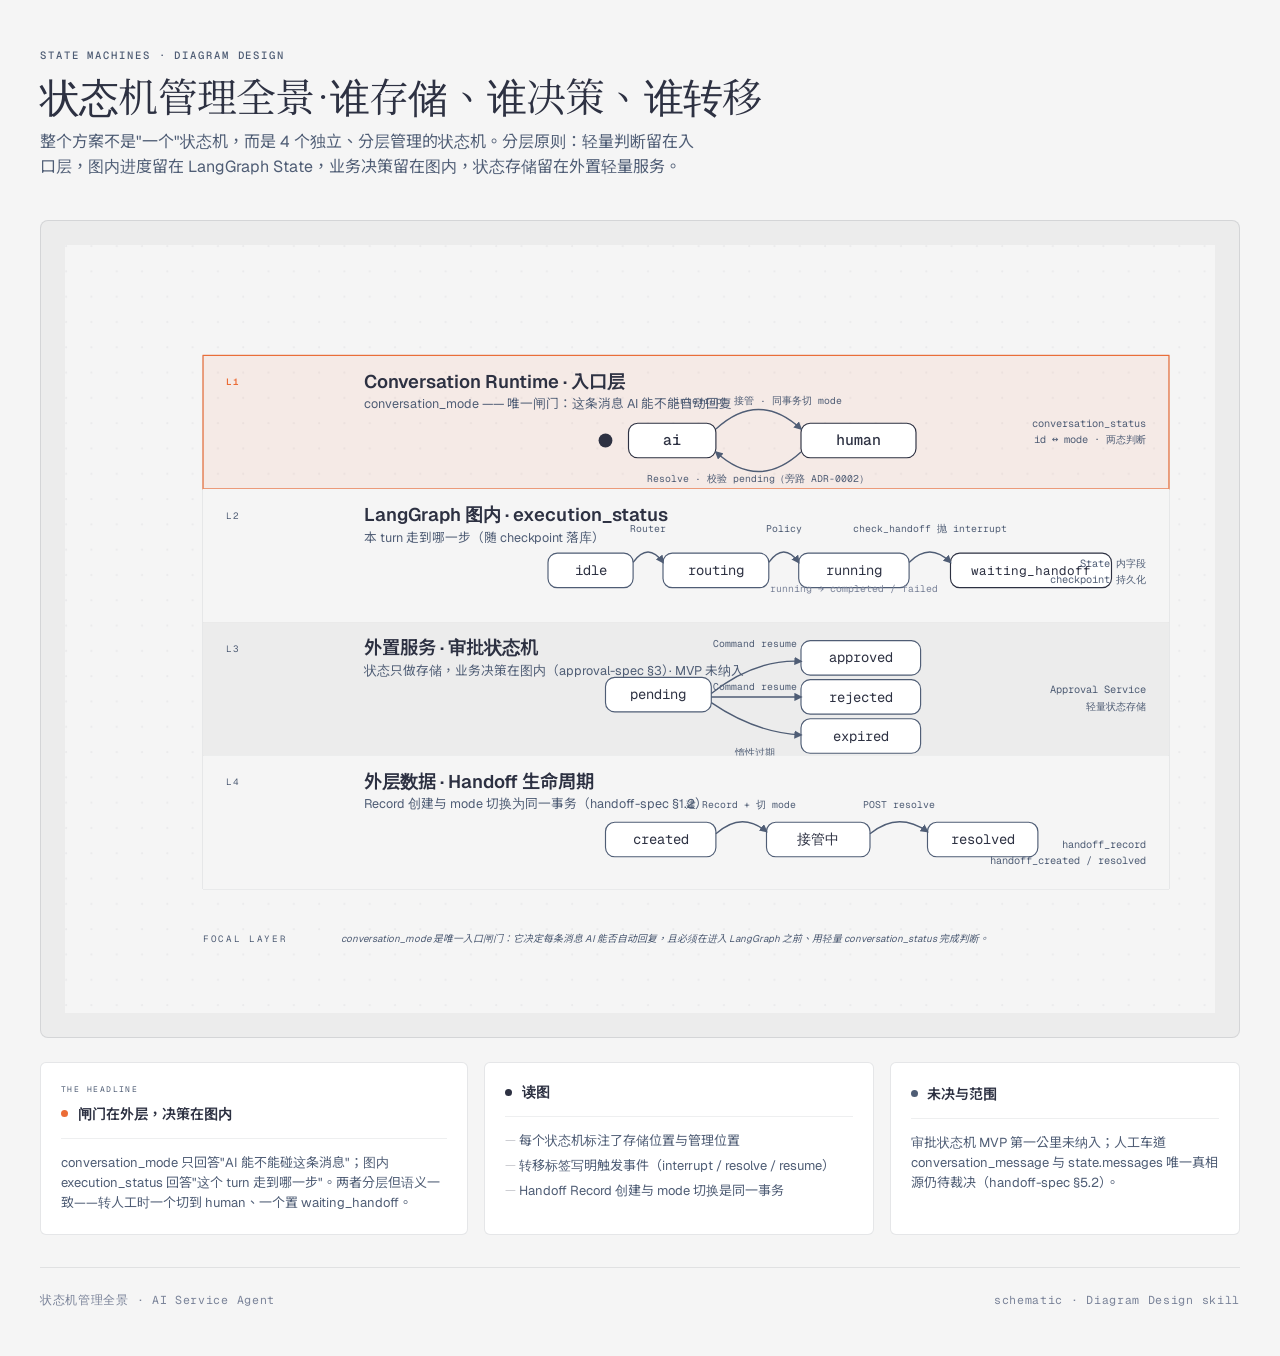
<file: AI Service Agent/docs/diagrams/state-machines.html>
<!DOCTYPE html>
<html lang="zh-CN">
<head>
  <meta charset="UTF-8">
  <meta name="viewport" content="width=device-width, initial-scale=1.0">
  <title>状态机管理全景 · AI Service Agent</title>
  <link href="https://fonts.googleapis.com/css2?family=Instrument+Serif:ital@0;1&family=Geist:wght@400;500;600&family=Geist+Mono:wght@400;500;600&family=Noto+Sans+TC:wght@400;500;600&family=Noto+Serif+TC:wght@400&display=swap" rel="stylesheet">
  <style>
    *, *::before, *::after { box-sizing: border-box; margin: 0; padding: 0; }
    :root { --color-paper:#f5f5f5; --color-paper-2:#ececec; --color-ink:#2d3142; --color-muted:#4f5d75; --color-soft:#7a8399; --color-rule:rgba(45,49,66,0.12); --color-accent:#eb6c36; --color-link:#2e5aa8; --font-sans:'Geist','Noto Sans TC',system-ui,sans-serif; --font-serif:'Instrument Serif','Noto Serif TC',serif; --font-mono:'Geist Mono',ui-monospace,monospace; }
    body { font-family: var(--font-sans); background: var(--color-paper); min-height: 100vh; padding: 3rem 2rem; color: var(--color-ink); }
    .container { max-width: 1200px; margin: 0 auto; }
    .header { margin-bottom: 2.5rem; }
    .header-eyebrow { font-family: var(--font-mono); font-size: 0.66rem; font-weight: 500; letter-spacing: 0.18em; text-transform: uppercase; color: var(--color-muted); margin-bottom: 0.75rem; }
    h1 { font-family: var(--font-serif); font-size: clamp(1.75rem, 3vw + 1rem, 2.5rem); font-weight: 400; letter-spacing: -0.02em; line-height: 1.2; margin-bottom: 0.5rem; }
    .subtitle { font-size: 1rem; line-height: 1.55; color: var(--color-muted); max-width: 60ch; }
    .diagram-container { background: var(--color-paper-2); border-radius: 8px; border: 1px solid var(--color-rule); padding: 1.5rem; overflow-x: auto; }
    svg { width: 100%; min-width: 900px; display: block; }
    .cards { display: grid; grid-template-columns: 1.1fr 1fr 0.9fr; gap: 1rem; margin-top: 1.5rem; }
    @media (max-width: 820px) { .cards { grid-template-columns: 1fr; } }
    .card { background: #fff; border-radius: 6px; border: 1px solid var(--color-rule); padding: 1.25rem; }
    .card .eyebrow { font-family: var(--font-mono); font-size: 0.5rem; letter-spacing: 0.18em; text-transform: uppercase; color: var(--color-muted); margin-bottom: 0.5rem; }
    .card-header { display: flex; align-items: center; gap: 0.6rem; margin-bottom: 0.875rem; padding-bottom: 0.875rem; border-bottom: 1px solid rgba(45,49,66,0.08); }
    .card-dot { width: 7px; height: 7px; border-radius: 50%; }
    .card-dot.ink { background: var(--color-ink); } .card-dot.muted { background: var(--color-muted); } .card-dot.coral { background: var(--color-accent); }
    .card h3 { font-size: 0.875rem; font-weight: 600; }
    .card p, .card ul { color: var(--color-muted); font-size: 0.8125rem; line-height: 1.55; list-style: none; }
    .card li { margin-bottom: 0.3rem; padding-left: 0.875rem; position: relative; }
    .card li::before { content: '—'; position: absolute; left: 0; color: rgba(45,49,66,0.25); font-size: 0.75rem; }
    .footer { margin-top: 2rem; padding-top: 1.5rem; border-top: 1px solid rgba(45,49,66,0.10); font-family: var(--font-mono); font-size: 0.72rem; letter-spacing: 0.06em; color: var(--color-soft); display: flex; justify-content: space-between; flex-wrap: wrap; gap: 0.5rem; }
  </style>
</head>
<body>
  <div class="container">
    <div class="header">
      <p class="header-eyebrow">State machines · Diagram Design</p>
      <h1>状态机管理全景 · 谁存储、谁决策、谁转移</h1>
      <p class="subtitle">整个方案不是"一个"状态机，而是 4 个独立、分层管理的状态机。分层原则：轻量判断留在入口层，图内进度留在 LangGraph State，业务决策留在图内，状态存储留在外置轻量服务。</p>
    </div>

    <div class="diagram-container">
      <svg viewBox="0 0 1000 668" xmlns="http://www.w3.org/2000/svg" role="img" aria-labelledby="state-machines-title state-machines-desc">
        <title id="state-machines-title">状态机管理全景 · 四层四状态机</title>
        <desc id="state-machines-desc">层叠图展示 4 个状态机的管理位置：入口层的 conversation_mode（焦点）、LangGraph 图内的 execution_status、外置服务的审批状态机、外层数据的 Handoff 生命周期，各带状态转移与存储标注。</desc>
        <defs>
          <pattern id="dots" width="22" height="22" patternUnits="userSpaceOnUse">
            <circle cx="1" cy="1" r="0.9" fill="rgba(45,49,66,0.10)"/>
          </pattern>
          <marker id="arrow" viewBox="0 0 10 10" refX="8" refY="5" markerWidth="6" markerHeight="6" orient="auto"><path d="M0,0 L10,5 L0,10 z" fill="#4f5d75"/></marker>
        </defs>

        <rect width="100%" height="100%" fill="#f5f5f5"/>
        <rect width="100%" height="100%" fill="url(#dots)" opacity="0.55"/>

        <!-- Stack container -->
        <line x1="120" y1="96" x2="960" y2="96" stroke="rgba(45,49,66,0.12)" stroke-width="1"/>
        <line x1="120" y1="560" x2="960" y2="560" stroke="rgba(45,49,66,0.12)" stroke-width="1"/>
        <line x1="120" y1="96" x2="120" y2="560" stroke="rgba(45,49,66,0.12)" stroke-width="1"/>
        <line x1="960" y1="96" x2="960" y2="560" stroke="rgba(45,49,66,0.12)" stroke-width="1"/>
        <line x1="120" y1="212" x2="960" y2="212" stroke="rgba(45,49,66,0.12)" stroke-width="1"/>
        <line x1="120" y1="328" x2="960" y2="328" stroke="rgba(45,49,66,0.12)" stroke-width="1"/>
        <line x1="120" y1="444" x2="960" y2="444" stroke="rgba(45,49,66,0.12)" stroke-width="1"/>

        <!-- ===== L1 · Conversation Runtime (FOCAL) ===== -->
        <rect x="120" y="96" width="840" height="116" fill="rgba(235,108,54,0.08)"/>
        <rect x="120" y="96" width="840" height="116" fill="none" stroke="#eb6c36" stroke-width="1"/>
        <text x="140" y="122" fill="#eb6c36" font-size="8" font-family="'Geist Mono',monospace" letter-spacing="0.14em" font-weight="600">L1</text>
        <text x="260" y="124" fill="#2d3142" font-size="16" font-weight="600" font-family="'Geist','Noto Sans TC',sans-serif">Conversation Runtime · 入口层</text>
        <text x="260" y="142" fill="#4f5d75" font-size="11" font-family="'Geist','Noto Sans TC',sans-serif">conversation_mode —— 唯一闸门：这条消息 AI 能不能自动回复</text>

        <circle cx="470" cy="170" r="6" fill="#2d3142"/>
        <rect x="490" y="155" width="76" height="30" rx="8" fill="#ffffff" stroke="#2d3142" stroke-width="1"/>
        <text x="528" y="174" fill="#2d3142" font-size="13" font-weight="500" font-family="'Geist Mono',monospace" text-anchor="middle">ai</text>
        <rect x="640" y="155" width="100" height="30" rx="8" fill="#ffffff" stroke="#2d3142" stroke-width="1"/>
        <text x="690" y="174" fill="#2d3142" font-size="13" font-weight="500" font-family="'Geist Mono',monospace" text-anchor="middle">human</text>

        <path d="M566,160 Q603,126 640,160" fill="none" stroke="#4f5d75" stroke-width="1.2" marker-end="url(#arrow)"/>
        <text x="603" y="138" fill="#4f5d75" font-size="8.5" font-family="'Geist Mono',monospace" text-anchor="middle">interrupt 接管 · 同事务切 mode</text>
        <path d="M640,180 Q603,214 566,180" fill="none" stroke="#4f5d75" stroke-width="1.2" marker-end="url(#arrow)"/>
        <text x="603" y="206" fill="#4f5d75" font-size="8.5" font-family="'Geist Mono',monospace" text-anchor="middle">Resolve · 校验 pending（旁路 ADR-0002）</text>

        <text x="940" y="158" fill="#4f5d75" font-size="9" font-family="'Geist Mono',monospace" text-anchor="end">conversation_status</text>
        <text x="940" y="172" fill="#4f5d75" font-size="9" font-family="'Geist Mono',monospace" text-anchor="end">id ↔ mode · 两态判断</text>
        <!-- ===== L2 · LangGraph 图内 ===== -->
        <rect x="120" y="212" width="840" height="116" fill="#f5f5f5"/>
        <text x="140" y="238" fill="#4f5d75" font-size="8" font-family="'Geist Mono',monospace" letter-spacing="0.14em">L2</text>
        <text x="260" y="240" fill="#2d3142" font-size="16" font-weight="600" font-family="'Geist','Noto Sans TC',sans-serif">LangGraph 图内 · execution_status</text>
        <text x="260" y="258" fill="#4f5d75" font-size="11" font-family="'Geist','Noto Sans TC',sans-serif">本 turn 走到哪一步（随 checkpoint 落库）</text>

        <rect x="420" y="268" width="74" height="30" rx="8" fill="#ffffff" stroke="#4f5d75" stroke-width="1"/>
        <text x="457" y="287" fill="#2d3142" font-size="12" font-family="'Geist Mono',monospace" text-anchor="middle">idle</text>
        <rect x="520" y="268" width="92" height="30" rx="8" fill="#ffffff" stroke="#4f5d75" stroke-width="1"/>
        <text x="566" y="287" fill="#2d3142" font-size="12" font-family="'Geist Mono',monospace" text-anchor="middle">routing</text>
        <rect x="638" y="268" width="96" height="30" rx="8" fill="#ffffff" stroke="#4f5d75" stroke-width="1"/>
        <text x="686" y="287" fill="#2d3142" font-size="12" font-family="'Geist Mono',monospace" text-anchor="middle">running</text>
        <rect x="770" y="268" width="140" height="30" rx="8" fill="#ffffff" stroke="#2d3142" stroke-width="1"/>
        <text x="840" y="287" fill="#2d3142" font-size="11" font-family="'Geist Mono',monospace" text-anchor="middle">waiting_handoff</text>

        <path d="M494,276 Q507,258 520,276" fill="none" stroke="#4f5d75" stroke-width="1.2" marker-end="url(#arrow)"/>
        <text x="507" y="250" fill="#4f5d75" font-size="8.5" font-family="'Geist Mono',monospace" text-anchor="middle">Router</text>
        <path d="M612,276 Q625,258 638,276" fill="none" stroke="#4f5d75" stroke-width="1.2" marker-end="url(#arrow)"/>
        <text x="625" y="250" fill="#4f5d75" font-size="8.5" font-family="'Geist Mono',monospace" text-anchor="middle">Policy</text>
        <path d="M734,276 Q752,258 770,276" fill="none" stroke="#4f5d75" stroke-width="1.2" marker-end="url(#arrow)"/>
        <text x="752" y="250" fill="#4f5d75" font-size="8.5" font-family="'Geist Mono',monospace" text-anchor="middle">check_handoff 抛 interrupt</text>
        <text x="686" y="302" fill="#7a8399" font-size="8.5" font-family="'Geist Mono',monospace" text-anchor="middle">running → completed / failed</text>

        <text x="940" y="280" fill="#4f5d75" font-size="9" font-family="'Geist Mono',monospace" text-anchor="end">State 内字段</text>
        <text x="940" y="294" fill="#4f5d75" font-size="9" font-family="'Geist Mono',monospace" text-anchor="end">checkpoint 持久化</text>

        <!-- ===== L3 · 外置服务 审批 ===== -->
        <rect x="120" y="328" width="840" height="116" fill="#ececec"/>
        <text x="140" y="354" fill="#4f5d75" font-size="8" font-family="'Geist Mono',monospace" letter-spacing="0.14em">L3</text>
        <text x="260" y="356" fill="#2d3142" font-size="16" font-weight="600" font-family="'Geist','Noto Sans TC',sans-serif">外置服务 · 审批状态机</text>
        <text x="260" y="374" fill="#4f5d75" font-size="11" font-family="'Geist','Noto Sans TC',sans-serif">状态只做存储，业务决策在图内（approval-spec §3）· MVP 未纳入</text>

        <rect x="470" y="376" width="92" height="30" rx="8" fill="#ffffff" stroke="#4f5d75" stroke-width="1"/>
        <text x="516" y="395" fill="#2d3142" font-size="12" font-family="'Geist Mono',monospace" text-anchor="middle">pending</text>
        <rect x="640" y="344" width="104" height="30" rx="8" fill="#ffffff" stroke="#4f5d75" stroke-width="1"/>
        <text x="692" y="363" fill="#2d3142" font-size="12" font-family="'Geist Mono',monospace" text-anchor="middle">approved</text>
        <rect x="640" y="378" width="104" height="30" rx="8" fill="#ffffff" stroke="#4f5d75" stroke-width="1"/>
        <text x="692" y="397" fill="#2d3142" font-size="12" font-family="'Geist Mono',monospace" text-anchor="middle">rejected</text>
        <rect x="640" y="412" width="104" height="30" rx="8" fill="#ffffff" stroke="#4f5d75" stroke-width="1"/>
        <text x="692" y="431" fill="#2d3142" font-size="12" font-family="'Geist Mono',monospace" text-anchor="middle">expired</text>

        <path d="M562,390 Q600,360 640,362" fill="none" stroke="#4f5d75" stroke-width="1.2" marker-end="url(#arrow)"/>
        <text x="600" y="350" fill="#4f5d75" font-size="8.5" font-family="'Geist Mono',monospace" text-anchor="middle">Command resume</text>
        <path d="M562,393 L640,393" fill="none" stroke="#4f5d75" stroke-width="1.2" marker-end="url(#arrow)"/>
        <text x="600" y="387" fill="#4f5d75" font-size="8.5" font-family="'Geist Mono',monospace" text-anchor="middle">Command resume</text>
        <path d="M562,398 Q600,424 640,426" fill="none" stroke="#4f5d75" stroke-width="1.2" marker-end="url(#arrow)"/>
        <text x="600" y="444" fill="#4f5d75" font-size="8.5" font-family="'Geist Mono',monospace" text-anchor="middle">惰性过期</text>

        <text x="940" y="390" fill="#4f5d75" font-size="9" font-family="'Geist Mono',monospace" text-anchor="end">Approval Service</text>
        <text x="940" y="404" fill="#4f5d75" font-size="9" font-family="'Geist Mono',monospace" text-anchor="end">轻量状态存储</text>

        <!-- ===== L4 · 外层数据 Handoff 生命周期 ===== -->
        <rect x="120" y="444" width="840" height="116" fill="#f5f5f5"/>
        <text x="140" y="470" fill="#4f5d75" font-size="8" font-family="'Geist Mono',monospace" letter-spacing="0.14em">L4</text>
        <text x="260" y="472" fill="#2d3142" font-size="16" font-weight="600" font-family="'Geist','Noto Sans TC',sans-serif">外层数据 · Handoff 生命周期</text>
        <text x="260" y="490" fill="#4f5d75" font-size="11" font-family="'Geist','Noto Sans TC',sans-serif">Record 创建与 mode 切换为同一事务（handoff-spec §1.2）</text>

        <rect x="470" y="502" width="96" height="30" rx="8" fill="#ffffff" stroke="#4f5d75" stroke-width="1"/>
        <text x="518" y="521" fill="#2d3142" font-size="12" font-family="'Geist Mono',monospace" text-anchor="middle">created</text>
        <rect x="610" y="502" width="90" height="30" rx="8" fill="#ffffff" stroke="#4f5d75" stroke-width="1"/>
        <text x="655" y="521" fill="#2d3142" font-size="12" font-family="'Geist Mono',monospace" text-anchor="middle">接管中</text>
        <rect x="750" y="502" width="96" height="30" rx="8" fill="#ffffff" stroke="#4f5d75" stroke-width="1"/>
        <text x="798" y="521" fill="#2d3142" font-size="12" font-family="'Geist Mono',monospace" text-anchor="middle">resolved</text>

        <path d="M566,512 Q588,492 610,510" fill="none" stroke="#4f5d75" stroke-width="1.2" marker-end="url(#arrow)"/>
        <text x="588" y="490" fill="#4f5d75" font-size="8.5" font-family="'Geist Mono',monospace" text-anchor="middle">建 Record + 切 mode</text>
        <path d="M700,512 Q724,492 750,510" fill="none" stroke="#4f5d75" stroke-width="1.2" marker-end="url(#arrow)"/>
        <text x="725" y="490" fill="#4f5d75" font-size="8.5" font-family="'Geist Mono',monospace" text-anchor="middle">POST resolve</text>

        <text x="940" y="524" fill="#4f5d75" font-size="9" font-family="'Geist Mono',monospace" text-anchor="end">handoff_record</text>
        <text x="940" y="538" fill="#4f5d75" font-size="9" font-family="'Geist Mono',monospace" text-anchor="end">handoff_created / resolved</text>

        <!-- Caption -->
        <text x="120" y="606" fill="#4f5d75" font-size="8" font-family="'Geist Mono',monospace" letter-spacing="0.18em">FOCAL LAYER</text>
        <text x="240" y="606" fill="#4f5d75" font-size="8.5" font-family="'Geist','Noto Sans TC',sans-serif" font-style="italic">conversation_mode 是唯一入口闸门：它决定每条消息 AI 能否自动回复，且必须在进入 LangGraph 之前、用轻量 conversation_status 完成判断。</text>
      </svg>
    </div>

    <div class="cards">
      <div class="card">
        <p class="eyebrow">THE HEADLINE</p>
        <div class="card-header"><span class="card-dot coral"></span><h3>闸门在外层，决策在图内</h3></div>
        <p>conversation_mode 只回答"AI 能不能碰这条消息"；图内 execution_status 回答"这个 turn 走到哪一步"。两者分层但语义一致——转人工时一个切到 human、一个置 waiting_handoff。</p>
      </div>
      <div class="card">
        <div class="card-header"><span class="card-dot ink"></span><h3>读图</h3></div>
        <ul>
          <li>每个状态机标注了存储位置与管理位置</li>
          <li>转移标签写明触发事件（interrupt / resolve / resume）</li>
          <li>Handoff Record 创建与 mode 切换是同一事务</li>
        </ul>
      </div>
      <div class="card">
        <div class="card-header"><span class="card-dot muted"></span><h3>未决与范围</h3></div>
        <p>审批状态机 MVP 第一公里未纳入；人工车道 conversation_message 与 state.messages 唯一真相源仍待裁决（handoff-spec §5.2）。</p>
      </div>
    </div>

    <div class="footer">
      <span>状态机管理全景 · AI Service Agent</span>
      <span>schematic · Diagram Design skill</span>
    </div>
  </div>
</body>
</html>
</file>
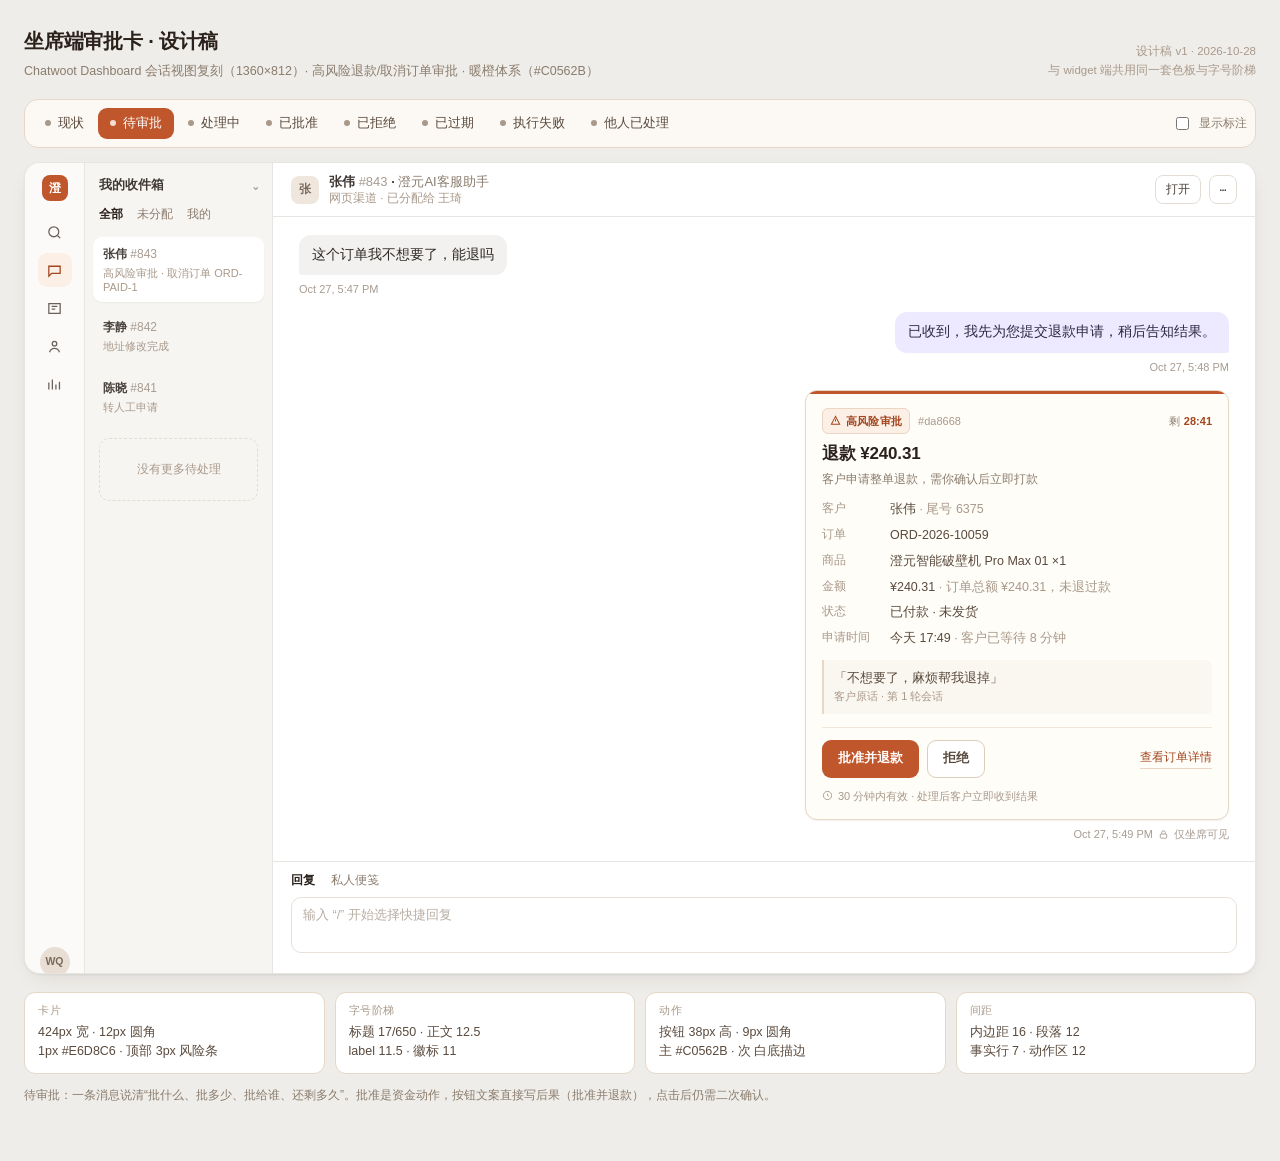
<file: AI Service Agent/docs/ops/chatwoot/approval-card-mockup.html>
<!DOCTYPE html>
<html lang="zh-CN">
<head>
<meta charset="utf-8">
<meta name="viewport" content="width=device-width, initial-scale=1">
<title>坐席端审批卡 · 设计稿</title>
<style>
  :root {
    --accent: #C0562B;
    --accent-strong: #A2461F;
    --accent-soft: #FBEFE6;
    --accent-line: #EBD5C3;

    --ink: #2A211B;
    --ink-2: #5A4A3D;
    --ink-3: #8A7C6D;
    --ink-4: #A9998A;

    --surface: #FFFDF8;
    --surface-2: #FAF6F0;
    --line: #E6D8C6;
    --line-soft: #F0E6DA;

    --ok: #2F7A57;
    --ok-soft: #EAF3EE;
    --danger: #B23A2E;
    --danger-soft: #FBEDEA;

    --page: #EFEDE9;
    --chrome: #FFFFFF;
    --chrome-line: #E7E5E2;
    --rail: #FBFAF9;
    --side: #F7F5F2;
    --bubble-user: #F2F1EF;
    --bubble-bot: #EDE9FE;
    --bubble-note: #FFE4B5;
    --bubble-note-ink: #4A3A20;

    --r-card: 12px;
    --shadow: 0 1px 2px rgba(42, 33, 27, .06), 0 8px 24px -12px rgba(42, 33, 27, .18);
  }

  * { box-sizing: border-box; }

  html, body {
    margin: 0;
    padding: 0;
    background: var(--page);
    color: var(--ink);
    font-family: -apple-system, BlinkMacSystemFont, "Segoe UI", "PingFang SC",
                 "Hiragino Sans GB", "Microsoft YaHei", "Noto Sans SC", sans-serif;
    -webkit-font-smoothing: antialiased;
    text-rendering: optimizeLegibility;
  }

  .page { max-width: 1400px; margin: 0 auto; padding: 28px 24px 56px; }

  /* ── 页头 ───────────────────────────────────────────── */
  .doc-head { display: flex; align-items: flex-end; justify-content: space-between; gap: 24px; margin-bottom: 18px; }
  .doc-title { margin: 0; font-size: 20px; font-weight: 650; letter-spacing: -.01em; }
  .doc-sub { margin: 6px 0 0; font-size: 12.5px; color: var(--ink-3); line-height: 1.6; }
  .doc-meta { font-size: 11.5px; color: var(--ink-4); text-align: right; line-height: 1.7; white-space: nowrap; }

  /* ── 状态切换 ───────────────────────────────────────── */
  .toolbar {
    display: flex; align-items: center; gap: 8px; flex-wrap: wrap;
    padding: 8px; margin-bottom: 14px;
    background: rgba(255, 253, 248, .8);
    border: 1px solid var(--line);
    border-radius: 14px;
  }
  .seg { display: flex; gap: 2px; flex-wrap: wrap; }
  .seg button {
    appearance: none; border: 0; background: transparent;
    font: inherit; font-size: 12.5px; font-weight: 550; color: var(--ink-2);
    padding: 7px 12px; border-radius: 9px; cursor: pointer;
    transition: background .16s ease, color .16s ease;
  }
  .seg button:hover { background: var(--surface-2); }
  .seg button[aria-pressed="true"] { background: var(--accent); color: #fff; }
  .seg button[aria-pressed="true"] .dot { background: rgba(255, 255, 255, .8); }
  .dot { width: 6px; height: 6px; border-radius: 50%; background: var(--ink-4); display: inline-block; margin-right: 7px; vertical-align: 1px; }
  .toolbar .spacer { flex: 1; }
  .toggle { display: inline-flex; align-items: center; gap: 7px; font-size: 12px; color: var(--ink-3); cursor: pointer; user-select: none; }
  .toggle input { accent-color: var(--accent); }

  /* ── 应用外框 ───────────────────────────────────────── */
  .frame {
    width: 1360px; max-width: 100%; height: 812px;
    display: grid; grid-template-columns: 60px 188px 1fr;
    background: var(--chrome); border: 1px solid var(--chrome-line);
    border-radius: 16px; overflow: hidden; box-shadow: var(--shadow);
    position: relative;
  }
  .rail { background: var(--rail); border-right: 1px solid var(--chrome-line); display: flex; flex-direction: column; align-items: center; padding: 12px 0; gap: 4px; }
  .rail .logo { width: 26px; height: 26px; border-radius: 8px; background: var(--accent); color: #fff; font-size: 12px; font-weight: 700; display: grid; place-items: center; margin-bottom: 10px; }
  .rail .ico { width: 34px; height: 34px; border-radius: 9px; display: grid; place-items: center; color: #6B625B; }
  .rail .ico svg { width: 17px; height: 17px; }
  .rail .ico.on { background: var(--accent-soft); color: var(--accent-strong); }
  .rail .foot { margin-top: auto; width: 30px; height: 30px; border-radius: 50%; background: #E8DED3; color: #7A6A5C; display: grid; place-items: center; font-size: 10.5px; font-weight: 650; }

  .side { background: var(--side); border-right: 1px solid var(--chrome-line); display: flex; flex-direction: column; }
  .side-head { padding: 14px 14px 10px; }
  .side-title { display: flex; align-items: center; justify-content: space-between; font-size: 12.5px; font-weight: 650; color: #3E3733; }
  .side-tabs { display: flex; gap: 14px; margin-top: 12px; font-size: 12px; color: var(--ink-3); }
  .side-tabs .on { color: var(--ink); font-weight: 600; }
  .side-empty { margin: 10px 14px; padding: 22px 12px; text-align: center; font-size: 12px; color: var(--ink-4); border: 1px dashed #E2DCD5; border-radius: 10px; }
  .side-item { margin: 4px 8px; padding: 9px 10px; border-radius: 9px; font-size: 12px; color: #4A423C; }
  .side-item .n { font-weight: 600; }
  .side-item .t { color: var(--ink-4); font-size: 11px; margin-top: 3px; }
  .side-item.on { background: #fff; box-shadow: 0 1px 2px rgba(0, 0, 0, .05); }

  .main { display: grid; grid-template-rows: 54px 1fr 128px; min-width: 0; background: #fff; }
  .conv-head { display: flex; align-items: center; gap: 10px; padding: 0 18px; border-bottom: 1px solid var(--chrome-line); }
  .avatar { width: 28px; height: 28px; border-radius: 8px; background: #EFE7DE; color: #7A6A5C; font-size: 12px; font-weight: 650; display: grid; place-items: center; }
  .conv-name { font-size: 13px; font-weight: 650; color: #3E3733; }
  .conv-meta { font-size: 11.5px; color: var(--ink-4); }
  .conv-actions { margin-left: auto; display: flex; gap: 8px; }
  .ghost { border: 1px solid #E2DCD5; background: #fff; border-radius: 8px; font-size: 12px; color: #4A423C; padding: 5px 10px; }

  .thread { overflow: hidden; padding: 18px 26px; display: flex; flex-direction: column; gap: 14px; background: #fff; }
  .row { display: flex; }
  .row.right { justify-content: flex-end; }
  .msg { max-width: 560px; font-size: 13.5px; line-height: 1.65; }
  .msg .meta { font-size: 11px; color: #A79C92; margin-top: 5px; }
  .row.right .msg .meta { text-align: right; }
  .bubble { border-radius: 12px; padding: 9px 13px; }
  .bubble.user { background: var(--bubble-user); color: #2F2A26; border-bottom-left-radius: 3px; }
  .bubble.bot { background: var(--bubble-bot); color: #2E2A46; border-bottom-right-radius: 3px; }
  .bubble.note { background: var(--bubble-note); color: var(--bubble-note-ink); border-bottom-right-radius: 3px; }

  .composer { border-top: 1px solid var(--chrome-line); padding: 10px 18px 14px; }
  .composer .tabs { display: flex; gap: 16px; font-size: 12px; color: var(--ink-3); }
  .composer .tabs .on { color: var(--ink); font-weight: 600; }
  .composer .box { margin-top: 8px; height: 56px; border: 1px solid #E7E1DA; border-radius: 10px; padding: 9px 11px; font-size: 12.5px; color: #B7ADA3; }

  /* ── 审批卡 ─────────────────────────────────────────── */
  .card {
    width: 424px;
    background: var(--surface);
    border: 1px solid var(--line);
    border-radius: var(--r-card);
    overflow: hidden;
    box-shadow: 0 1px 2px rgba(42, 33, 27, .05);
  }
  .card-stripe { height: 3px; background: var(--accent); }
  .card[data-state="approved"] .card-stripe { background: var(--ok); }
  .card[data-state="rejected"] .card-stripe { background: var(--danger); }
  .card[data-state="expired"] .card-stripe,
  .card[data-state="taken"] .card-stripe { background: #C9BEB2; }

  .card-body { padding: 14px 16px 15px; }

  .card-eyebrow { display: flex; align-items: center; gap: 8px; }
  .tag {
    display: inline-flex; align-items: center; gap: 5px;
    font-size: 11px; font-weight: 650; letter-spacing: .02em;
    color: var(--accent-strong); background: var(--accent-soft);
    border: 1px solid var(--accent-line); border-radius: 6px; padding: 3px 7px;
  }
  .tag svg { width: 11px; height: 11px; }
  .tag.ok { color: var(--ok); background: var(--ok-soft); border-color: #CFE4D8; }
  .tag.bad { color: var(--danger); background: var(--danger-soft); border-color: #F0D2CC; }
  .tag.mute { color: var(--ink-3); background: var(--surface-2); border-color: var(--line); }
  .ref { font-size: 11px; color: var(--ink-4); font-variant-numeric: tabular-nums; }
  .sla { margin-left: auto; font-size: 11px; color: var(--ink-3); font-variant-numeric: tabular-nums; display: flex; align-items: center; gap: 4px; }
  .sla b { color: var(--accent-strong); font-weight: 650; }

  .card-title { margin: 9px 0 0; font-size: 17px; line-height: 1.35; font-weight: 650; letter-spacing: -.01em; color: var(--ink); }
  .card-title .amt { font-variant-numeric: tabular-nums; }
  .card-sub { margin: 4px 0 0; font-size: 12px; line-height: 1.55; color: var(--ink-3); }

  .facts { margin: 12px 0 0; display: grid; grid-template-columns: 58px 1fr; row-gap: 7px; column-gap: 10px; }
  .facts dt { font-size: 11.5px; color: var(--ink-4); line-height: 1.5; }
  .facts dd { margin: 0; font-size: 12.5px; color: var(--ink-2); line-height: 1.5; }
  .facts dd .num { font-variant-numeric: tabular-nums; }
  .facts dd .dim { color: var(--ink-4); }
  .facts .full { grid-column: 1 / -1; }

  .quote {
    margin: 12px 0 0; padding: 8px 10px;
    background: var(--surface-2); border-left: 2px solid var(--accent-line);
    border-radius: 0 6px 6px 0;
    font-size: 12.5px; line-height: 1.6; color: var(--ink-2);
  }
  .quote .who { color: var(--ink-4); font-size: 11px; }

  .hr { height: 1px; background: var(--line-soft); margin: 13px 0 0; }

  .actions { display: flex; align-items: center; gap: 8px; margin-top: 12px; }
  .btn {
    appearance: none; border: 1px solid transparent; font: inherit;
    height: 38px; padding: 0 15px; border-radius: 9px;
    font-size: 12.5px; font-weight: 650; cursor: pointer;
    display: inline-flex; align-items: center; gap: 6px;
    transition: background .16s ease, border-color .16s ease, transform .06s ease;
  }
  .btn:active { transform: translateY(.5px); }
  .btn.primary { background: var(--accent); color: #fff; }
  .btn.primary:hover { background: var(--accent-strong); }
  .btn.secondary { background: #fff; color: var(--ink-2); border-color: #DDCDBA; }
  .btn.secondary:hover { background: var(--surface-2); }
  .btn[disabled] { opacity: .45; cursor: default; }
  .link { margin-left: auto; font-size: 12px; color: var(--accent-strong); text-decoration: none; border-bottom: 1px solid var(--accent-line); padding-bottom: 1px; }
  .foot { margin-top: 10px; font-size: 11px; color: var(--ink-4); line-height: 1.5; display: flex; align-items: center; gap: 5px; }
  .foot svg { width: 11px; height: 11px; flex: none; }

  .verdict { margin-top: 12px; padding: 9px 11px; border-radius: 8px; font-size: 12.5px; line-height: 1.6; }
  .verdict.ok { background: var(--ok-soft); color: #235C41; }
  .verdict.bad { background: var(--danger-soft); color: #8A2B21; }
  .verdict.mute { background: var(--surface-2); color: var(--ink-2); }
  .verdict b { font-weight: 650; }

  .spin { width: 12px; height: 12px; border: 2px solid rgba(255,255,255,.4); border-top-color: #fff; border-radius: 50%; animation: spin .8s linear infinite; }
  @keyframes spin { to { transform: rotate(360deg); } }

  /* 标注 */
  .pin {
    position: absolute; width: 17px; height: 17px; border-radius: 50%;
    background: var(--accent); color: #fff; font-size: 10px; font-weight: 700;
    display: none; place-items: center; box-shadow: 0 0 0 3px rgba(192, 86, 43, .16);
    z-index: 5;
  }
  body.notes .pin { display: grid; }
  .pin::after { content: ""; }

  .legend { margin-top: 16px; display: none; grid-template-columns: repeat(3, minmax(0, 1fr)); gap: 10px 22px; }
  body.notes .legend { display: grid; }
  .legend div { font-size: 12px; color: var(--ink-2); line-height: 1.55; display: flex; gap: 8px; }
  .legend b { color: var(--accent); flex: none; font-variant-numeric: tabular-nums; }

  .spec { margin-top: 18px; display: grid; grid-template-columns: repeat(4, minmax(0, 1fr)); gap: 10px; }
  .spec .cell { background: #fff; border: 1px solid var(--line); border-radius: 11px; padding: 11px 13px; }
  .spec .k { font-size: 10.5px; letter-spacing: .06em; text-transform: uppercase; color: var(--ink-4); }
  .spec .v { font-size: 12.5px; color: var(--ink-2); margin-top: 5px; line-height: 1.55; font-variant-numeric: tabular-nums; }

  .state-note { margin-top: 12px; font-size: 12px; color: var(--ink-3); line-height: 1.6; }
</style>
</head>
<body>
<div class="page">

  <div class="doc-head">
    <div>
      <h1 class="doc-title">坐席端审批卡 · 设计稿</h1>
      <p class="doc-sub">Chatwoot Dashboard 会话视图复刻（1360×812）· 高风险退款/取消订单审批 · 暖橙体系（#C0562B）</p>
    </div>
    <div class="doc-meta">
      设计稿 v1 · 2026-10-28<br>
      与 widget 端共用同一套色板与字号阶梯
    </div>
  </div>

  <div class="toolbar">
    <div class="seg" role="group" aria-label="状态切换">
      <button data-state="before" aria-pressed="false"><span class="dot"></span>现状</button>
      <button data-state="pending" aria-pressed="true"><span class="dot"></span>待审批</button>
      <button data-state="processing" aria-pressed="false"><span class="dot"></span>处理中</button>
      <button data-state="approved" aria-pressed="false"><span class="dot"></span>已批准</button>
      <button data-state="rejected" aria-pressed="false"><span class="dot"></span>已拒绝</button>
      <button data-state="expired" aria-pressed="false"><span class="dot"></span>已过期</button>
      <button data-state="failed" aria-pressed="false"><span class="dot"></span>执行失败</button>
      <button data-state="taken" aria-pressed="false"><span class="dot"></span>他人已处理</button>
    </div>
    <div class="spacer"></div>
    <label class="toggle"><input type="checkbox" id="notes"> 显示标注</label>
  </div>

  <div class="frame">
    <!-- 左侧图标栏 -->
    <div class="rail">
      <div class="logo">澄</div>
      <div class="ico"><svg viewBox="0 0 24 24" fill="none" stroke="currentColor" stroke-width="1.8"><circle cx="11" cy="11" r="7"/><path d="m20 20-3.5-3.5"/></svg></div>
      <div class="ico on"><svg viewBox="0 0 24 24" fill="none" stroke="currentColor" stroke-width="1.8"><path d="M4 6h16v10H8l-4 4z"/></svg></div>
      <div class="ico"><svg viewBox="0 0 24 24" fill="none" stroke="currentColor" stroke-width="1.8"><path d="M4 5h16v14H4z"/><path d="M8 9h8M8 13h5"/></svg></div>
      <div class="ico"><svg viewBox="0 0 24 24" fill="none" stroke="currentColor" stroke-width="1.8"><circle cx="12" cy="8" r="3.2"/><path d="M5 20c1.4-3.6 3.8-5.2 7-5.2s5.6 1.6 7 5.2"/></svg></div>
      <div class="ico"><svg viewBox="0 0 24 24" fill="none" stroke="currentColor" stroke-width="1.8"><path d="M4 19V9m5 10V5m5 14v-7m5 7V8"/></svg></div>
      <div class="foot">WQ</div>
    </div>

    <!-- 会话列表 -->
    <div class="side">
      <div class="side-head">
        <div class="side-title"><span>我的收件箱</span><span style="color:#A79C92">⌄</span></div>
        <div class="side-tabs"><span class="on">全部</span><span>未分配</span><span>我的</span></div>
      </div>
      <div class="side-item on">
        <div class="n">张伟 <span style="color:#A79C92;font-weight:400">#843</span></div>
        <div class="t">高风险审批 · 取消订单 ORD-PAID-1</div>
      </div>
      <div class="side-item">
        <div class="n">李静 <span style="color:#A79C92;font-weight:400">#842</span></div>
        <div class="t">地址修改完成</div>
      </div>
      <div class="side-item">
        <div class="n">陈晓 <span style="color:#A79C92;font-weight:400">#841</span></div>
        <div class="t">转人工申请</div>
      </div>
      <div class="side-empty">没有更多待处理</div>
    </div>

    <!-- 会话 -->
    <div class="main">
      <div class="conv-head">
        <div class="avatar">张</div>
        <div>
          <div class="conv-name">张伟 <span style="color:#A79C92;font-weight:400">#843</span> · <span style="color:#8A7C6D;font-weight:500">澄元AI客服助手</span></div>
          <div class="conv-meta">网页渠道 · 已分配给 王琦</div>
        </div>
        <div class="conv-actions">
          <button class="ghost">打开</button>
          <button class="ghost">⋯</button>
        </div>
      </div>

      <div class="thread" id="thread">
        <!-- 客户 -->
        <div class="row">
          <div class="msg">
            <div class="bubble user">这个订单我不想要了，能退吗</div>
            <div class="meta">Oct 27, 5:47 PM</div>
          </div>
        </div>
        <!-- bot 回执 -->
        <div class="row right">
          <div class="msg">
            <div class="bubble bot">已收到，我先为您提交退款申请，稍后告知结果。</div>
            <div class="meta">Oct 27, 5:48 PM</div>
          </div>
        </div>

        <!-- 审批卡 -->
        <div class="row right">
          <div class="msg" style="max-width:452px">
            <div id="card-slot"></div>
            <div class="meta" style="display:flex;align-items:center;justify-content:flex-end;gap:5px">
              <span id="card-time">Oct 27, 5:49 PM</span>
              <svg viewBox="0 0 24 24" width="11" height="11" fill="none" stroke="#A79C92" stroke-width="2"><rect x="5" y="11" width="14" height="9" rx="2"/><path d="M8 11V8a4 4 0 0 1 8 0v3"/></svg>
              <span>仅坐席可见</span>
            </div>
          </div>
        </div>
      </div>

      <div class="composer">
        <div class="tabs"><span class="on">回复</span><span>私人便笺</span></div>
        <div class="box">输入 “/” 开始选择快捷回复</div>
      </div>
    </div>

    <!-- 标注 -->
    <span class="pin" style="left:986px;top:214px">1</span>
    <span class="pin" style="left:986px;top:268px">2</span>
    <span class="pin" style="left:986px;top:344px">3</span>
    <span class="pin" style="left:986px;top:452px">4</span>
    <span class="pin" style="left:986px;top:512px">5</span>
  </div>

  <div class="legend">
    <div><b>1</b><span>风险抬头：动作类型 + 可读单号尾号 + 剩余时限，一眼判断轻重缓急。</span></div>
    <div><b>2</b><span>标题即结论：动词 + 金额（含币种、两位小数、千分位），不写“审批”这种空词。</span></div>
    <div><b>3</b><span>事实区固定 6 行：客户、订单、商品、金额、订单状态、申请时间。缺失项显式说明。</span></div>
    <div><b>4</b><span>客户原话引用：坐席最常问“为什么”，这里直接给，不用翻聊天记录。</span></div>
    <div><b>5</b><span>动作分层：批准=主按钮（危险动作，二次确认）；拒绝=次按钮（必填理由）；详情=文字链。</span></div>
  </div>

  <div class="spec">
    <div class="cell"><div class="k">卡片</div><div class="v">424px 宽 · 12px 圆角<br>1px #E6D8C6 · 顶部 3px 风险条</div></div>
    <div class="cell"><div class="k">字号阶梯</div><div class="v">标题 17/650 · 正文 12.5<br>label 11.5 · 徽标 11</div></div>
    <div class="cell"><div class="k">动作</div><div class="v">按钮 38px 高 · 9px 圆角<br>主 #C0562B · 次 白底描边</div></div>
    <div class="cell"><div class="k">间距</div><div class="v">内边距 16 · 段落 12<br>事实行 7 · 动作区 12</div></div>
  </div>

  <div class="state-note" id="state-note"></div>
</div>

<script>
const CARD = {
  before: `
    <div class="bubble note" style="width:424px;font-size:13px;line-height:1.6">
      高风险审批 · 取消订单 ORD-PAID-1｜金额 99.0｜商品：商品信息不可用｜申请人 u1｜状态 已付款 单号 da86681d-56f1-4375-9e43-a8c93a9522ed 截止 2026-10-27T10:19:28.287790+00:00
      <div style="margin-top:10px;color:#8A7C6D">无响应</div>
    </div>`,
  pending: `
    <div class="card" data-state="pending">
      <div class="card-stripe"></div>
      <div class="card-body">
        <div class="card-eyebrow" data-pin="1">
          <span class="tag"><svg viewBox="0 0 24 24" fill="none" stroke="currentColor" stroke-width="2.2"><path d="M12 3 3 20h18L12 3Z"/><path d="M12 9v5M12 17h.01"/></svg>高风险审批</span>
          <span class="ref">#da8668</span>
          <span class="sla">剩 <b>28:41</b></span>
        </div>
        <h3 class="card-title" data-pin="2">退款 <span class="amt">¥240.31</span></h3>
        <p class="card-sub">客户申请整单退款，需你确认后立即打款</p>

        <dl class="facts" data-pin="3">
          <dt>客户</dt><dd>张伟 <span class="dim">· 尾号 6375</span></dd>
          <dt>订单</dt><dd><span class="num">ORD-2026-10059</span></dd>
          <dt>商品</dt><dd>澄元智能破壁机 Pro Max 01 ×1</dd>
          <dt>金额</dt><dd><span class="num">¥240.31</span> <span class="dim">· 订单总额 ¥240.31，未退过款</span></dd>
          <dt>状态</dt><dd>已付款 · 未发货</dd>
          <dt>申请时间</dt><dd><span class="num">今天 17:49</span> <span class="dim">· 客户已等待 8 分钟</span></dd>
        </dl>

        <div class="quote" data-pin="4">「不想要了，麻烦帮我退掉」<div class="who">客户原话 · 第 1 轮会话</div></div>

        <div class="hr"></div>
        <div class="actions" data-pin="5">
          <button class="btn primary">批准并退款</button>
          <button class="btn secondary">拒绝</button>
          <a class="link" href="#">查看订单详情</a>
        </div>
        <div class="foot">
          <svg viewBox="0 0 24 24" fill="none" stroke="currentColor" stroke-width="2"><circle cx="12" cy="12" r="9"/><path d="M12 8v4l3 2"/></svg>
          30 分钟内有效 · 处理后客户立即收到结果
        </div>
      </div>
    </div>`,
  processing: `
    <div class="card" data-state="processing">
      <div class="card-stripe"></div>
      <div class="card-body">
        <div class="card-eyebrow">
          <span class="tag">执行中</span>
          <span class="ref">#da8668</span>
        </div>
        <h3 class="card-title">退款 <span class="amt">¥240.31</span></h3>
        <p class="card-sub">已由 王琦 批准，正在调用退款接口…</p>
        <dl class="facts">
          <dt>客户</dt><dd>张伟 <span class="dim">· 尾号 6375</span></dd>
          <dt>订单</dt><dd><span class="num">ORD-2026-10059</span></dd>
          <dt>金额</dt><dd><span class="num">¥240.31</span></dd>
        </dl>
        <div class="hr"></div>
        <div class="actions">
          <button class="btn primary" disabled><span class="spin"></span>处理中…</button>
          <button class="btn secondary" disabled>拒绝</button>
        </div>
        <div class="foot">通常 2–5 秒完成，请勿关闭页面</div>
      </div>
    </div>`,
  approved: `
    <div class="card" data-state="approved">
      <div class="card-stripe"></div>
      <div class="card-body">
        <div class="card-eyebrow">
          <span class="tag ok"><svg viewBox="0 0 24 24" fill="none" stroke="currentColor" stroke-width="2.6"><path d="m5 13 4 4L19 7"/></svg>已批准</span>
          <span class="ref">#da8668</span>
          <span class="sla">王琦 · 17:52</span>
        </div>
        <h3 class="card-title">退款 <span class="amt">¥240.31</span></h3>
        <dl class="facts" style="opacity:.75">
          <dt>客户</dt><dd>张伟 <span class="dim">· 尾号 6375</span></dd>
          <dt>订单</dt><dd><span class="num">ORD-2026-10059</span></dd>
          <dt>金额</dt><dd><span class="num">¥240.31</span></dd>
        </dl>
        <div class="verdict ok">退款已提交至原支付渠道，预计 <b>1–3 个工作日</b>到账。客户已收到通知。</div>
        <div class="hr"></div>
        <div class="actions" style="gap:18px">
          <a class="link" href="#" style="margin-left:0">查看订单详情</a>
          <a class="link" href="#">查看处理记录</a>
        </div>
      </div>
    </div>`,
  rejected: `
    <div class="card" data-state="rejected">
      <div class="card-stripe"></div>
      <div class="card-body">
        <div class="card-eyebrow">
          <span class="tag bad"><svg viewBox="0 0 24 24" fill="none" stroke="currentColor" stroke-width="2.6"><path d="M6 6l12 12M18 6 6 18"/></svg>已拒绝</span>
          <span class="ref">#da8668</span>
          <span class="sla">王琦 · 17:52</span>
        </div>
        <h3 class="card-title">退款 <span class="amt">¥240.31</span></h3>
        <dl class="facts" style="opacity:.75">
          <dt>客户</dt><dd>张伟 <span class="dim">· 尾号 6375</span></dd>
          <dt>订单</dt><dd><span class="num">ORD-2026-10059</span></dd>
          <dt>金额</dt><dd><span class="num">¥240.31</span></dd>
        </dl>
        <div class="verdict bad">理由：<b>商品已发货，需走退货流程</b><div style="margin-top:4px;color:#8A2B21;opacity:.8">客户已收到该理由，并被告知可申请退货。</div></div>
        <div class="hr"></div>
        <div class="actions" style="gap:18px"><a class="link" href="#" style="margin-left:0">查看订单详情</a></div>
      </div>
    </div>`,
  expired: `
    <div class="card" data-state="expired">
      <div class="card-stripe"></div>
      <div class="card-body">
        <div class="card-eyebrow">
          <span class="tag mute">已过期</span>
          <span class="ref">#da8668</span>
          <span class="sla">超时 30 分钟</span>
        </div>
        <h3 class="card-title" style="color:#5A4A3D">退款 <span class="amt">¥240.31</span></h3>
        <dl class="facts" style="opacity:.75">
          <dt>客户</dt><dd>张伟 <span class="dim">· 尾号 6375</span></dd>
          <dt>订单</dt><dd><span class="num">ORD-2026-10059</span></dd>
          <dt>金额</dt><dd><span class="num">¥240.31</span></dd>
        </dl>
        <div class="verdict mute">30 分钟内无人处理，系统已自动取消申请，订单保持不变。客户已收到「申请已过期，可重新发起」。</div>
        <div class="hr"></div>
        <div class="actions" style="gap:18px"><a class="link" href="#" style="margin-left:0">查看订单详情</a></div>
      </div>
    </div>`,
  failed: `
    <div class="card" data-state="failed">
      <div class="card-stripe" style="background:#B23A2E"></div>
      <div class="card-body">
        <div class="card-eyebrow">
          <span class="tag bad">执行失败</span>
          <span class="ref">#da8668</span>
          <span class="sla">处理编号 8f3a1c2b</span>
        </div>
        <h3 class="card-title">退款 <span class="amt">¥240.31</span></h3>
        <dl class="facts" style="opacity:.75">
          <dt>客户</dt><dd>张伟 <span class="dim">· 尾号 6375</span></dd>
          <dt>订单</dt><dd><span class="num">ORD-2026-10059</span></dd>
          <dt>金额</dt><dd><span class="num">¥240.31</span></dd>
        </dl>
        <div class="verdict bad">审批已通过，但退款接口返回失败。客户已收到「稍后重试或转人工」的说明。</div>
        <div class="hr"></div>
        <div class="actions">
          <button class="btn primary">重试执行</button>
          <button class="btn secondary">转人工跟进</button>
          <a class="link" href="#">查看日志</a>
        </div>
      </div>
    </div>`,
  taken: `
    <div class="card" data-state="taken">
      <div class="card-stripe"></div>
      <div class="card-body">
        <div class="card-eyebrow">
          <span class="tag mute">已由他人处理</span>
          <span class="ref">#da8668</span>
          <span class="sla">李娜 · 17:51</span>
        </div>
        <h3 class="card-title" style="color:#5A4A3D">退款 <span class="amt">¥240.31</span></h3>
        <dl class="facts" style="opacity:.75">
          <dt>客户</dt><dd>张伟 <span class="dim">· 尾号 6375</span></dd>
          <dt>订单</dt><dd><span class="num">ORD-2026-10059</span></dd>
          <dt>金额</dt><dd><span class="num">¥240.31</span></dd>
        </dl>
        <div class="verdict mute">李娜 已于 17:51 批准并完成退款，无需重复处理。</div>
        <div class="hr"></div>
        <div class="actions" style="gap:18px"><a class="link" href="#" style="margin-left:0">查看处理记录</a></div>
      </div>
    </div>`
};

const NOTES = {
  before: '现状：Chatwoot 坐席端 FormBubble 只渲染 content 文本与已提交值，items（批准/拒绝下拉、备注框）完全不渲染 —— 坐席看到的是一条无法操作的黄底私备注，末尾还挂着「无响应」。',
  pending: '待审批：一条消息说清“批什么、批多少、批给谁、还剩多久”。批准是资金动作，按钮文案直接写后果（批准并退款），点击后仍需二次确认。',
  processing: '处理中：按钮立即置灰并给出进度，避免坐席连点或重复从别处操作；此状态通常持续 2–5 秒。',
  approved: '已批准：卡片就地变结果态，保留审批人与时间；客户侧话术与卡片文案对齐（到账时效），减少坐席再解释。',
  rejected: '已拒绝：拒绝理由必填且原样回传客户，卡片留痕。避免“拒绝后客户不知道为什么”。',
  expired: '已过期：默认 30 分钟 TTL。过期不是静默失败，卡片与客户侧都要有交代，并提供重新发起入口。',
  failed: '执行失败：审批通过但工具失败时，卡片给处理编号 + 重试 + 转人工，不让坐席去翻日志。',
  taken: '并发：同一审批被两个坐席同时打开时，后到者看到「已由他人处理」，按钮不再可点（对应后端 409 幂等）。'
};

const slot = document.getElementById('card-slot');
const note = document.getElementById('state-note');
const time = document.getElementById('card-time');
const pins = document.querySelectorAll('.pin');

function placePins() {
  const frame = document.querySelector('.frame').getBoundingClientRect();
  const card = document.querySelector('.card');
  if (!card) return;
  const cardRect = card.getBoundingClientRect();
  pins.forEach(pin => {
    const target = document.querySelector(`[data-pin="${pin.textContent}"]`);
    if (!target) { pin.style.display = 'none'; return; }
    const r = target.getBoundingClientRect();
    pin.style.left = (cardRect.left - frame.left - 28) + 'px';
    pin.style.top = (r.top - frame.top + r.height / 2 - 8) + 'px';
    pin.style.display = document.body.classList.contains('notes') ? 'grid' : 'none';
  });
}

function render(state) {
  slot.innerHTML = CARD[state];
  note.textContent = NOTES[state];
  time.textContent = state === 'before' ? 'Oct 27, 5:50 PM' : 'Oct 27, 5:49 PM';
  requestAnimationFrame(placePins);
}

window.addEventListener('resize', placePins);

document.querySelectorAll('.seg button').forEach(btn => {
  btn.addEventListener('click', () => {
    document.querySelectorAll('.seg button').forEach(b => b.setAttribute('aria-pressed', 'false'));
    btn.setAttribute('aria-pressed', 'true');
    render(btn.dataset.state);
    requestAnimationFrame(placePins);
  });
});

document.getElementById('notes').addEventListener('change', e => {
  document.body.classList.toggle('notes', e.target.checked);
  placePins();
});

render('pending');
document.body.classList.remove('notes');
</script>
</body>
</html>
</file>
